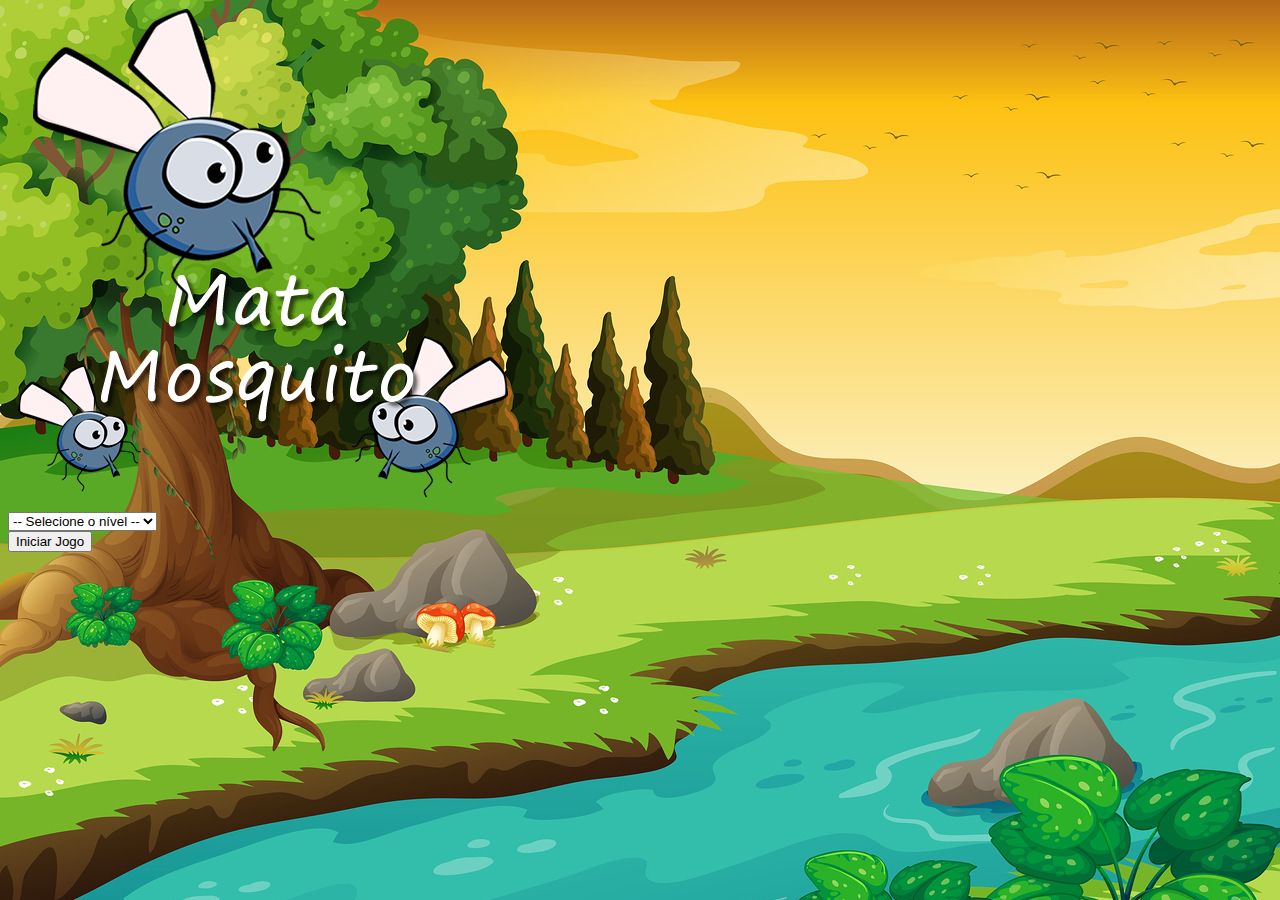
<file: index.html>
<!DOCTYPE html>
<html lang="pt-br">

<head>
    <meta charset="UTF-8">
    <meta name="viewport" content="width=device-width, initial-scale=1.0">
    <link href="https://cdn.jsdelivr.net/npm/bootstrap@5.0.0-beta2/dist/css/bootstrap.min.css" rel="stylesheet" integrity="sha384-BmbxuPwQa2lc/FVzBcNJ7UAyJxM6wuqIj61tLrc4wSX0szH/Ev+nYRRuWlolflfl" crossorigin="anonymous">
    <script src="https://cdn.jsdelivr.net/npm/bootstrap@5.0.0-beta2/dist/js/bootstrap.bundle.min.js" integrity="sha384-b5kHyXgcpbZJO/tY9Ul7kGkf1S0CWuKcCD38l8YkeH8z8QjE0GmW1gYU5S9FOnJ0" crossorigin="anonymous"></script>
    <link rel="stylesheet" href="estilo.css"/>
    <script>
        function iniciarJogo(){
            var nivel = document.getElementById('nivel').value
            
            if(nivel === ''){
                alert('Selecione um nível para iniciar o jogo!')
                return false
            }
            window.location.href = "app.html?" + nivel
        }
    </script>

    <title>Index</title>
</head>


<body>

    <div class="container">
        <div class="row">
            <div class="col">
                <div class="d-flex justify-content-center">
                    <img src="imagens/game.png">
                </div>
            </div>
        </div>        
        <div class="row">
            <div class="col">
                <div class="d-flex justify-content-center">
                    <div class="mb-2">
                        <select class="form-control" id="nivel">
                            <option value="">-- Selecione o nível --</option>
                            <option value="normal">Normal</option>
                            <option value="dificil">Difícil</option>
                            <option value="chucknorris">Chuck Norris</option>
                        </select>
                    </div>

                </div>
            </div>
        </div>    
        <div class="row">
            <div class="col">
                <div class="d-flex justify-content-center">
                    <button type="button" class="btn btn-danger btn-lg" onclick="iniciarJogo()">Iniciar Jogo</button>
                </div>
            </div>
        </div>

    </div>

</body>

</html>
</file>
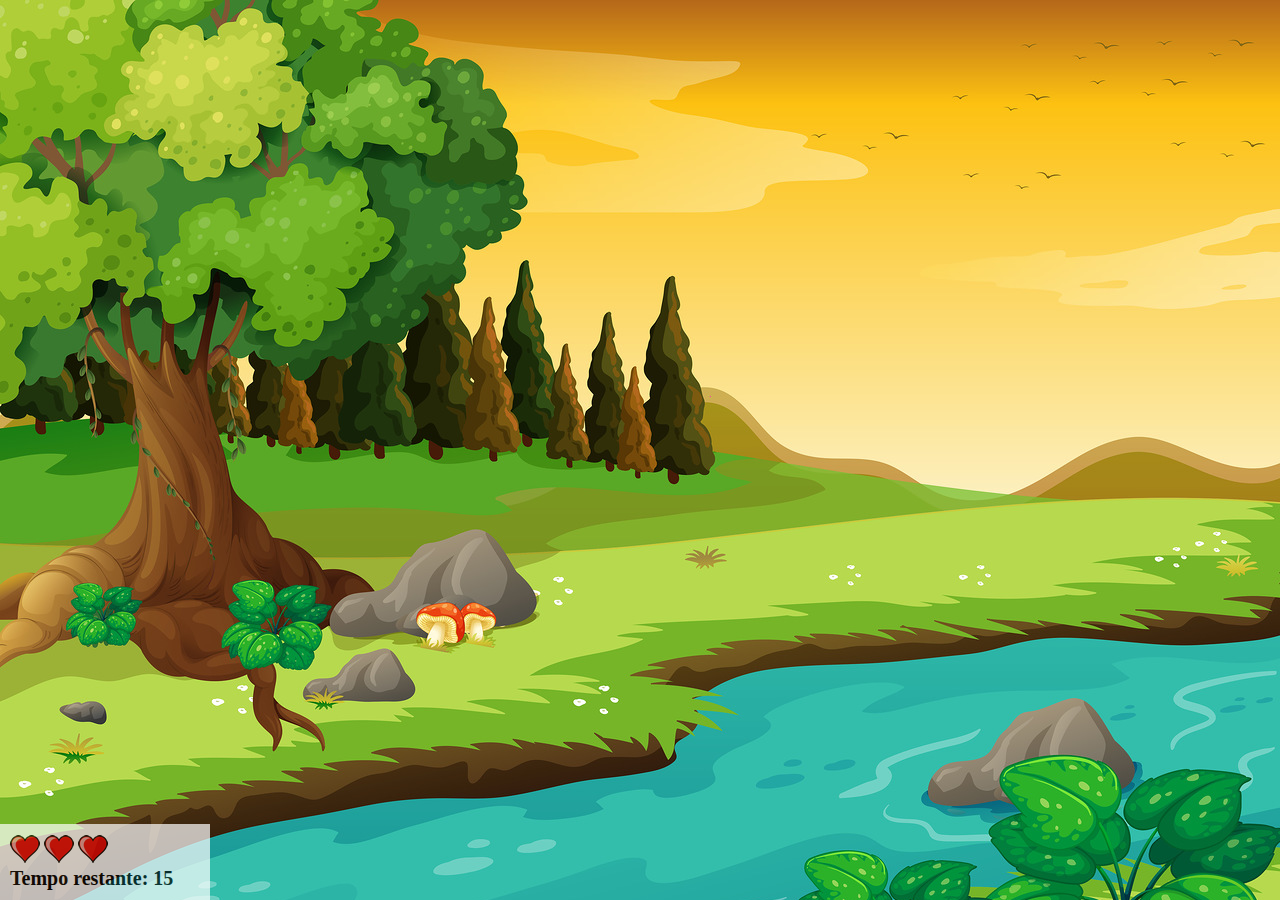
<file: app.html>
<!DOCTYPE html>
<html lang="pt-br">

<head>
    <meta charset="UTF-8">
    <meta name="viewport" content="width=device-width, initial-scale=1.0">
    <link rel="stylesheet" href="estilo.css"/>
    <title>Mata Moscas</title>
</head>
<script src="jogo.js"></script>

<body onresize="ajustaTamanhoPalcoJogo()">

    <div class="painel">

        <div class="vidas">
            <img id="v1" src="imagens/coracao_cheio.png"/>
            <img id="v2" src="imagens/coracao_cheio.png"/>
            <img id="v3" src="imagens/coracao_cheio.png"/>
        </div>

        <div class="cronometro">Tempo restante: <span id="cronometro"></span></div>

    </div>

    <script>
        
        document.getElementById('cronometro').innerHTML = tempo 
        var criaMosquito = setInterval(function(){
            posicaoRandomica()
        },criaMosquitoTempo)

        </script>

</body>

</html>
</file>
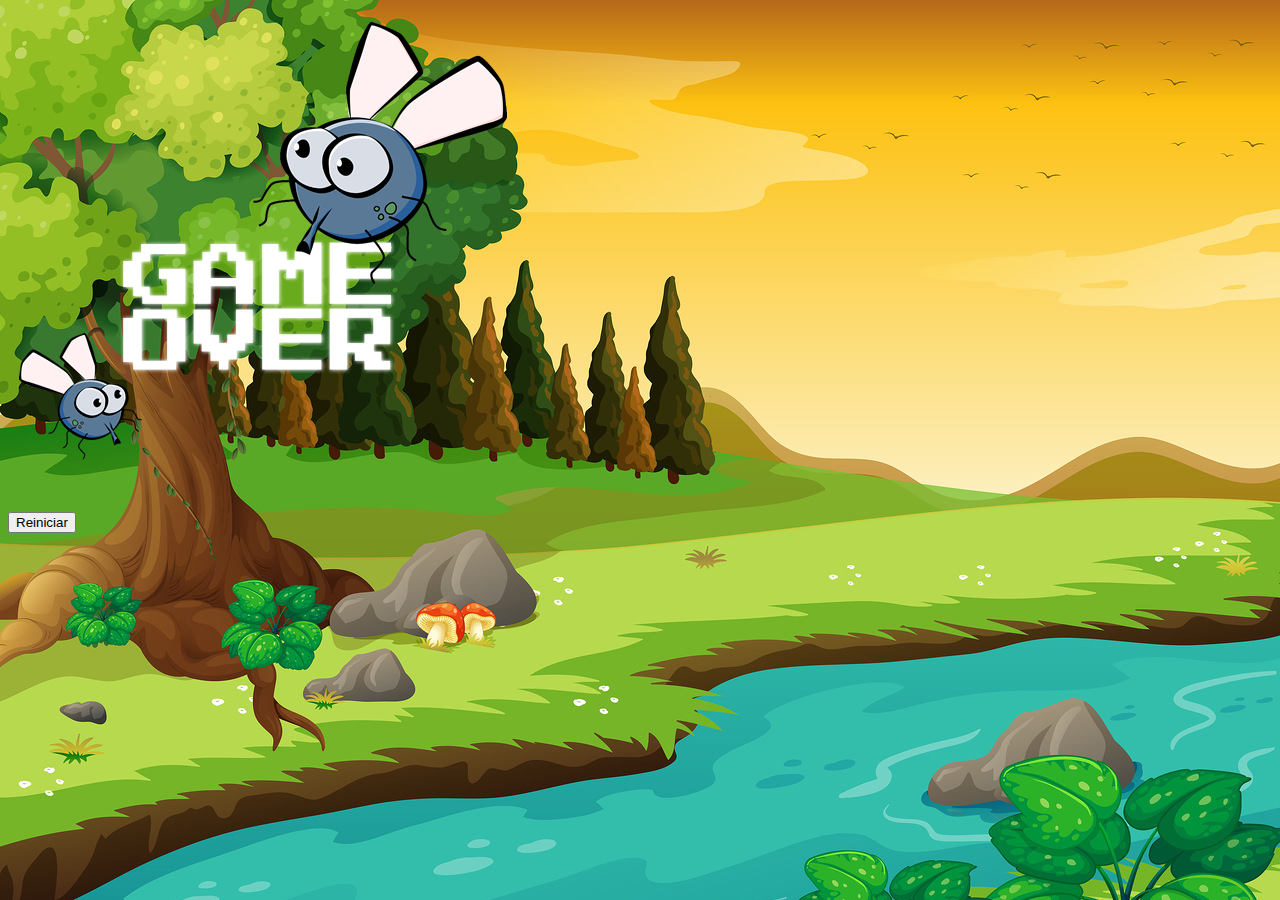
<file: fim_de_jogo.html>
<!DOCTYPE html>
<html lang="pt-br">

<head>
    <meta charset="UTF-8">
    <meta name="viewport" content="width=device-width, initial-scale=1.0">
    <link href="https://cdn.jsdelivr.net/npm/bootstrap@5.0.0-beta2/dist/css/bootstrap.min.css" rel="stylesheet" integrity="sha384-BmbxuPwQa2lc/FVzBcNJ7UAyJxM6wuqIj61tLrc4wSX0szH/Ev+nYRRuWlolflfl" crossorigin="anonymous">
    <script src="https://cdn.jsdelivr.net/npm/bootstrap@5.0.0-beta2/dist/js/bootstrap.bundle.min.js" integrity="sha384-b5kHyXgcpbZJO/tY9Ul7kGkf1S0CWuKcCD38l8YkeH8z8QjE0GmW1gYU5S9FOnJ0" crossorigin="anonymous"></script>
    <link rel="stylesheet" href="estilo.css"/>

    <title>GAME OVER</title>
</head>


<body>

    <div class="container">
        <div class="row">
            <div class="col">
                <div class="d-flex justify-content-center">
                    <img src="imagens/game_over.png">
                </div>
            </div>
        </div>        
        <div class="row">
            <div class="col">
                <div class="d-flex justify-content-center">
                    <button type="button" class="btn btn-dark btn-lg" onclick="window.location.href='index.html'">Reiniciar</button>
                </div>
            </div>
        </div>

    </div>

</body>

</html>
</file>
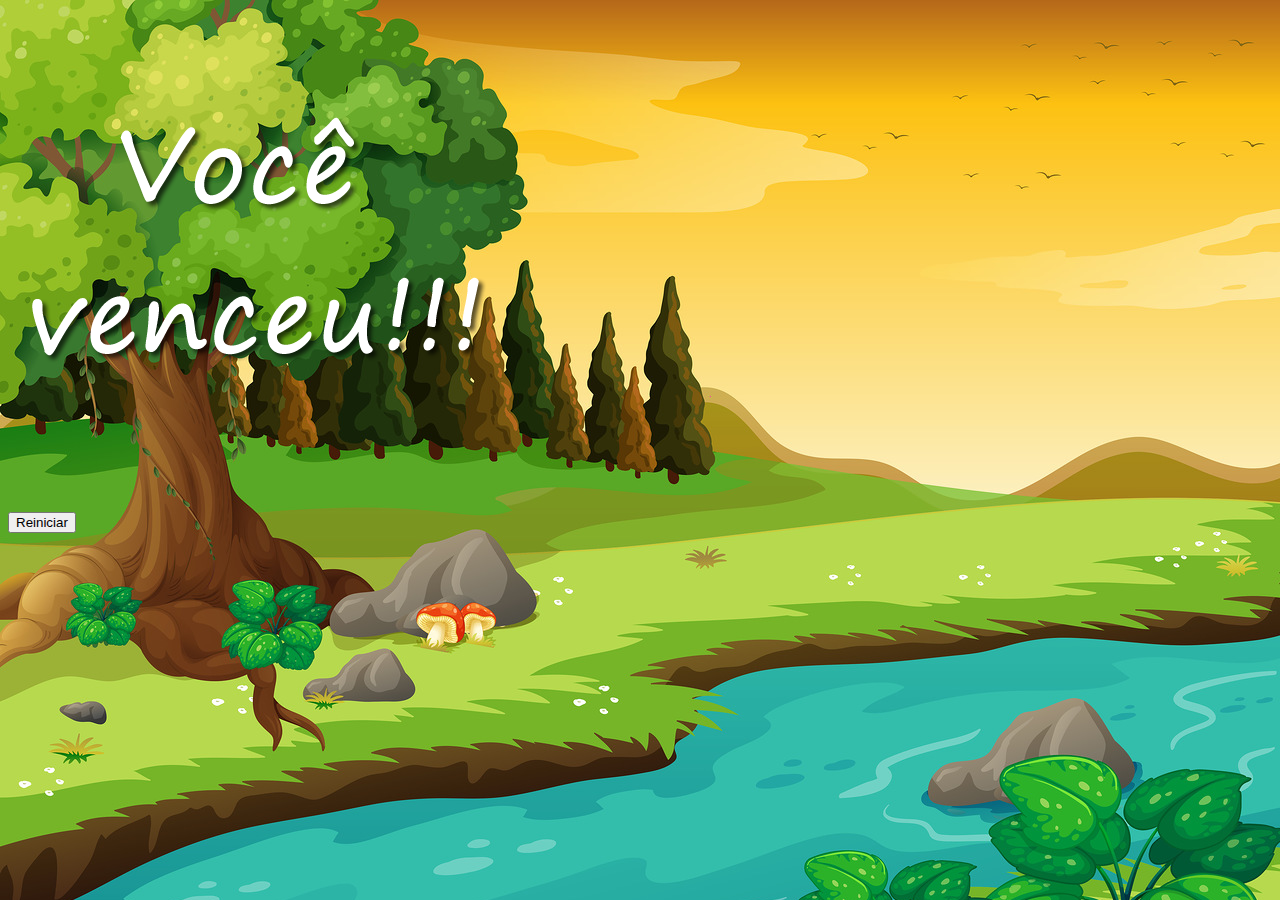
<file: vitoria.html>
<!DOCTYPE html>
<html lang="pt-br">

<head>
    <meta charset="UTF-8">
    <meta name="viewport" content="width=device-width, initial-scale=1.0">
    <link href="https://cdn.jsdelivr.net/npm/bootstrap@5.0.0-beta2/dist/css/bootstrap.min.css" rel="stylesheet" integrity="sha384-BmbxuPwQa2lc/FVzBcNJ7UAyJxM6wuqIj61tLrc4wSX0szH/Ev+nYRRuWlolflfl" crossorigin="anonymous">
    <script src="https://cdn.jsdelivr.net/npm/bootstrap@5.0.0-beta2/dist/js/bootstrap.bundle.min.js" integrity="sha384-b5kHyXgcpbZJO/tY9Ul7kGkf1S0CWuKcCD38l8YkeH8z8QjE0GmW1gYU5S9FOnJ0" crossorigin="anonymous"></script>
    <link rel="stylesheet" href="estilo.css"/>

    <title>Vitória</title>
</head>


<body>

    <div class="container">
        <div class="row">
            <div class="col">
                <div class="d-flex justify-content-center">
                    <img src="imagens/vitoria.png">
                </div>
            </div>
        </div>        
        <div class="row">
            <div class="col">
                <div class="d-flex justify-content-center">
                    <button type="button" class="btn btn-dark btn-lg" onclick="window.location.href='index.html'">Reiniciar</button>
                </div>
            </div>
        </div>

    </div>

</body>

</html>
</file>
<file: estilo.css>
html{
    cursor: url(imagens/mata_mosquito.png) 30 30, auto;
}
body{
    background-image: url(imagens/bg.jpg);
    background-repeat: no-repeat;
}

.mosquito1{
    width: 50px;
    height: 50px;
}

.mosquito2{
    width: 70px;
    height: 70px;
}

.mosquito3{
    width: 90px;
    height: 90px;
}

.ladoA{
    transform: scaleX(1);
}

.ladoB{
    transform: scaleX(-1);
}

.painel{
    position: absolute;
    width: 190px;
    padding: 10px;
    left: 0px;
    bottom:0px;
    border-top: solid 1px #fff;
    background-color: #fff;
    opacity: 0.7
}

.vida{
    float: left;
}

.cronometro{
    float: left;
    font-size: 20px;
    font-weight: bold;
}
</file>
